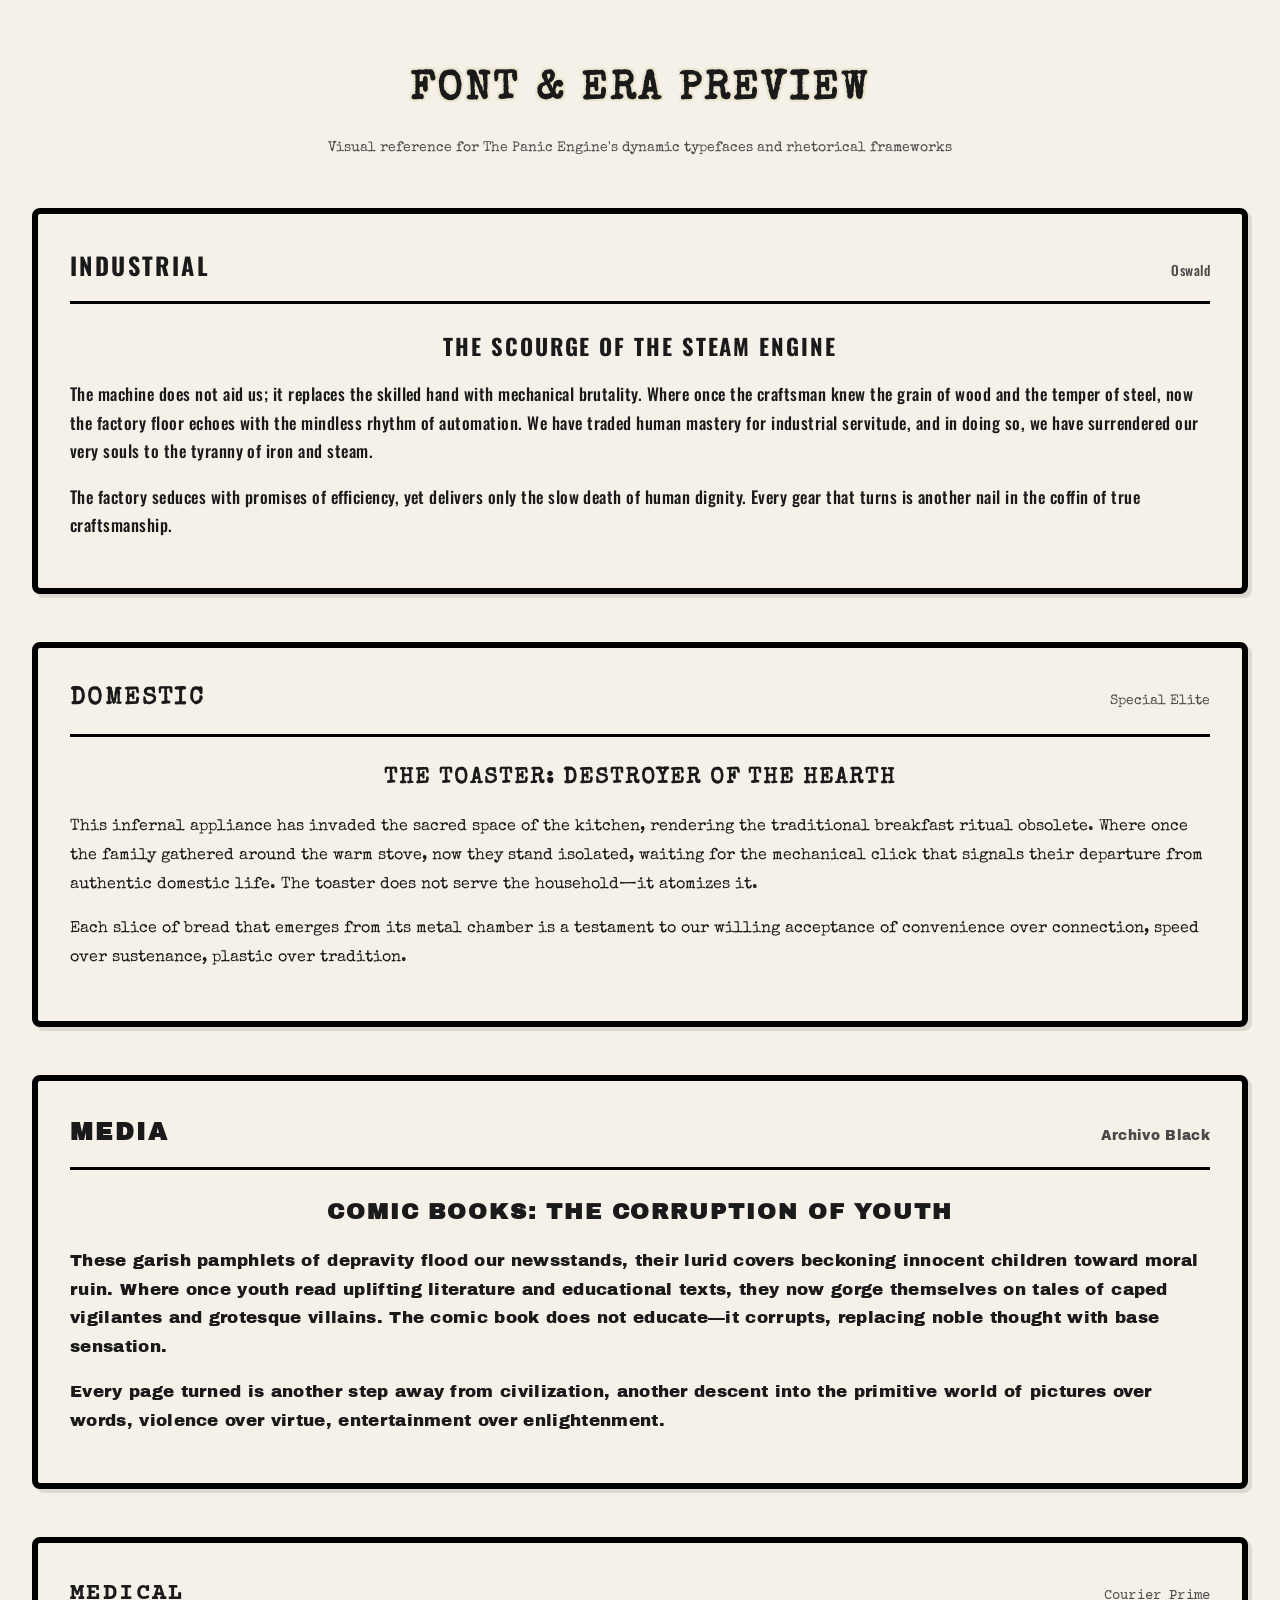
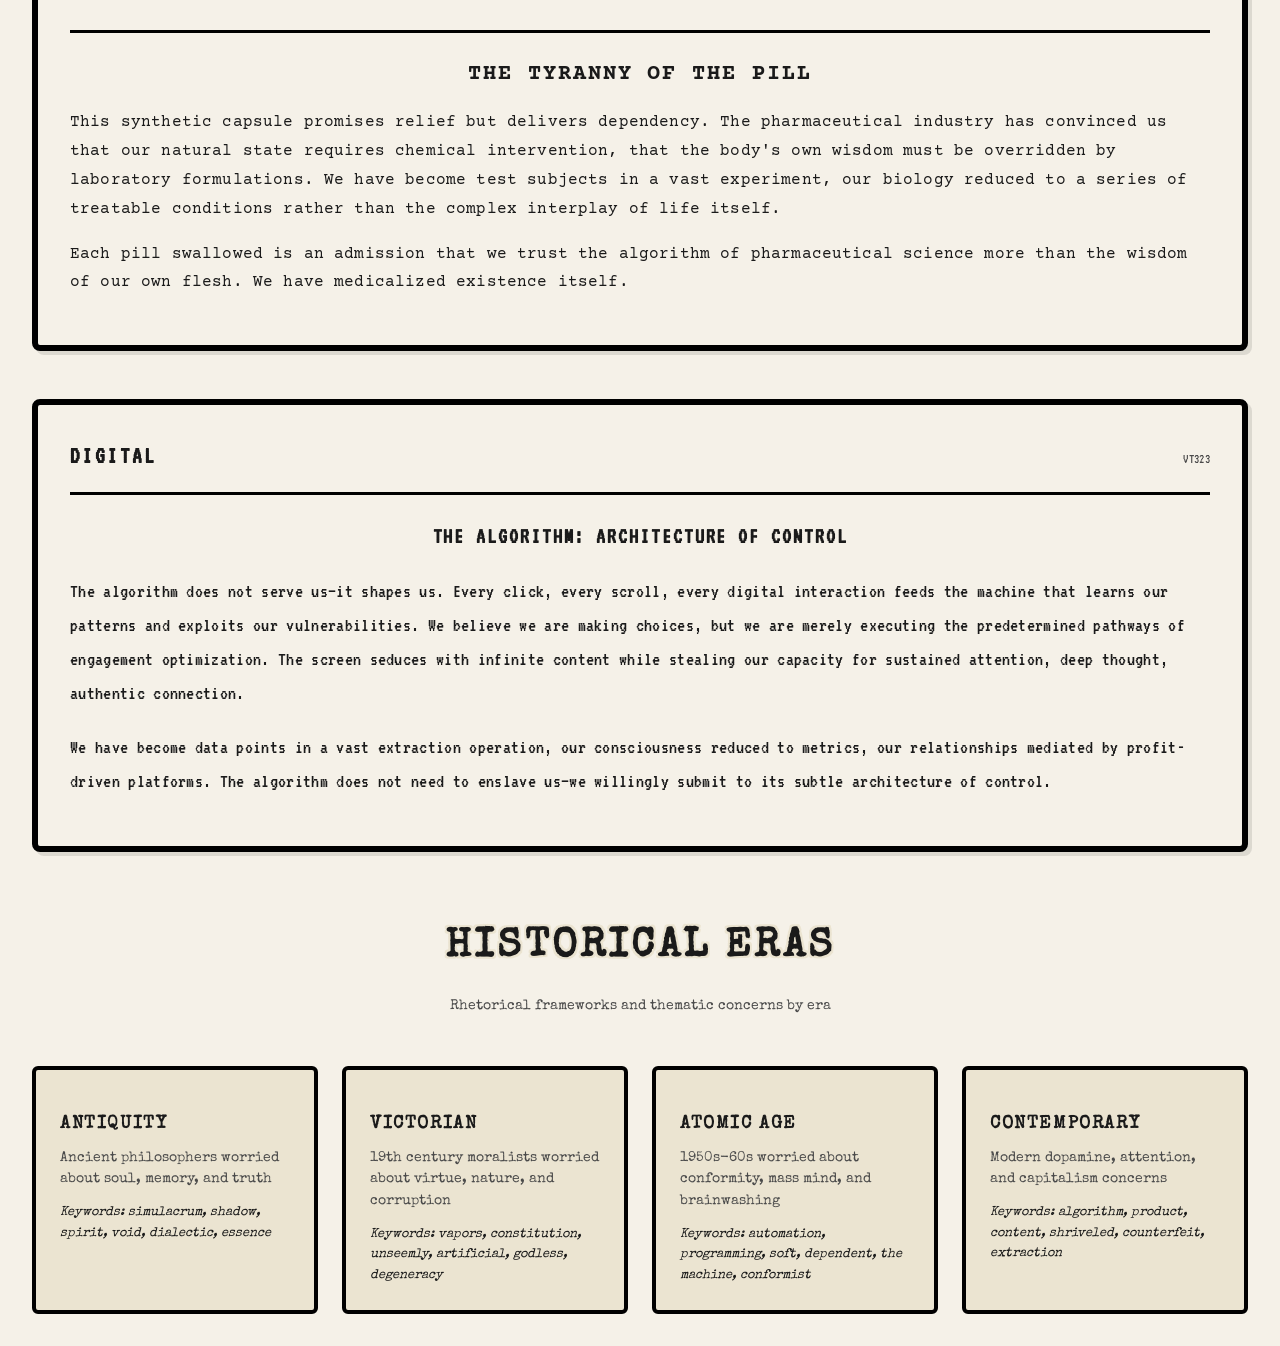
<file: font-preview.html>
<!DOCTYPE html>
<html lang="en">
<head>
    <meta charset="UTF-8">
    <meta name="viewport" content="width=device-width, initial-scale=1.0">
    <title>Font & Era Preview - The Panic Engine</title>
    <link rel="preconnect" href="https://fonts.googleapis.com">
    <link rel="preconnect" href="https://fonts.gstatic.com" crossorigin>
    <link href="https://fonts.googleapis.com/css2?family=Special+Elite&family=Oswald:wght@400;500;700&family=Archivo+Black&family=Courier+Prime:wght@400;700&family=VT323&display=swap" rel="stylesheet">
    <style>
        :root {
            --paper: #f5f1e8;
            --paper-dark: #ebe4d1;
            --ink: #1a1a1a;
            --ink-light: #4a4a4a;
            --border: #000000;
        }

        body {
            background: var(--paper);
            color: var(--ink);
            font-family: 'Special Elite', 'Courier New', monospace;
            line-height: 1.6;
            padding: 2rem;
            max-width: 1400px;
            margin: 0 auto;
        }

        h1 {
            text-align: center;
            font-size: 2.5rem;
            letter-spacing: 0.2rem;
            margin-bottom: 0.5rem;
            font-weight: 900;
            text-transform: uppercase;
            text-shadow:
                -2px -2px 0 var(--paper-dark),
                2px -2px 0 var(--paper-dark),
                -2px 2px 0 var(--paper-dark),
                2px 2px 0 var(--paper-dark);
        }

        .subtitle {
            text-align: center;
            font-size: 0.9rem;
            color: var(--ink-light);
            margin-bottom: 3rem;
        }

        .preview-section {
            margin-bottom: 3rem;
            border: 6px solid var(--border);
            border-radius: 8px;
            padding: 2rem;
            background: var(--paper);
            box-shadow: 4px 4px 0 rgba(0,0,0,0.1);
        }

        .preview-header {
            display: flex;
            justify-content: space-between;
            align-items: baseline;
            margin-bottom: 1.5rem;
            padding-bottom: 1rem;
            border-bottom: 3px solid var(--border);
        }

        .category-name {
            font-size: 1.5rem;
            font-weight: 900;
            text-transform: uppercase;
            letter-spacing: 0.15rem;
        }

        .font-name {
            font-size: 0.85rem;
            color: var(--ink-light);
        }

        .sample-title {
            font-size: 1.4rem;
            font-weight: 900;
            margin-bottom: 1rem;
            text-transform: uppercase;
            letter-spacing: 0.12rem;
            text-align: center;
        }

        .sample-text {
            font-size: 0.95rem;
            line-height: 1.8;
            margin-bottom: 1rem;
        }


        /* Font category styles */
        .font-industrial {
            font-family: 'Oswald', sans-serif;
            font-weight: 500;
            letter-spacing: 0.03rem;
        }

        .font-industrial .sample-text {
            font-size: 1.05rem;
            line-height: 1.7;
        }

        .font-domestic {
            font-family: 'Special Elite', 'Courier New', monospace;
        }

        .font-domestic .sample-text {
            font-size: 1rem;
            line-height: 1.8;
        }

        .font-media {
            font-family: 'Archivo Black', sans-serif;
            letter-spacing: 0.02rem;
        }

        .font-media .sample-text {
            font-size: 1.05rem;
            line-height: 1.7;
        }

        .font-medical {
            font-family: 'Courier Prime', 'Courier New', monospace;
            letter-spacing: 0.01rem;
        }

        .font-medical .sample-text {
            font-size: 1rem;
            line-height: 1.8;
        }

        .font-digital {
            font-family: 'VT323', monospace;
            letter-spacing: 0.02rem;
        }

        .font-digital .sample-text {
            font-size: 1.25rem;
            line-height: 1.7;
        }

        .era-grid {
            display: grid;
            grid-template-columns: repeat(auto-fit, minmax(250px, 1fr));
            gap: 1.5rem;
            margin-top: 3rem;
        }

        .era-card {
            border: 4px solid var(--border);
            border-radius: 6px;
            padding: 1.5rem;
            background: var(--paper-dark);
        }

        .era-card h3 {
            font-size: 1.1rem;
            margin-bottom: 0.5rem;
            text-transform: uppercase;
            letter-spacing: 0.1rem;
        }

        .era-card .era-description {
            font-size: 0.85rem;
            color: var(--ink-light);
            margin-bottom: 0.75rem;
        }

        .era-card .keywords {
            font-size: 0.8rem;
            font-style: italic;
        }
    </style>
</head>
<body>
    <h1>FONT & ERA PREVIEW</h1>
    <p class="subtitle">Visual reference for The Panic Engine's dynamic typefaces and rhetorical frameworks</p>

    <!-- INDUSTRIAL -->
    <div class="preview-section font-industrial">
        <div class="preview-header">
            <div class="category-name">Industrial</div>
            <div class="font-name">Oswald</div>
        </div>
        <h3 class="sample-title">The Scourge of the Steam Engine</h3>
        <p class="sample-text">
            The machine does not aid us; it replaces the skilled hand with mechanical brutality.
            Where once the craftsman knew the grain of wood and the temper of steel, now the factory floor echoes
            with the mindless rhythm of automation. We have traded human mastery for industrial
            servitude, and in doing so, we have surrendered our very souls to the tyranny of iron and steam.
        </p>
        <p class="sample-text">
            The factory seduces with promises of efficiency, yet delivers only the slow death of
            human dignity. Every gear that turns is another nail in the coffin of true craftsmanship.
        </p>
    </div>

    <!-- DOMESTIC -->
    <div class="preview-section font-domestic">
        <div class="preview-header">
            <div class="category-name">Domestic</div>
            <div class="font-name">Special Elite</div>
        </div>
        <h3 class="sample-title">The Toaster: Destroyer of the Hearth</h3>
        <p class="sample-text">
            This infernal appliance has invaded the sacred space of the kitchen, rendering the
            traditional breakfast ritual obsolete. Where once the family gathered around the warm stove, now they
            stand isolated, waiting for the mechanical click that signals their departure from
            authentic domestic life. The toaster does not serve the household—it atomizes it.
        </p>
        <p class="sample-text">
            Each slice of bread that emerges from its metal chamber is a testament to our willing acceptance of
            convenience over connection, speed over sustenance, plastic over tradition.
        </p>
    </div>

    <!-- MEDIA -->
    <div class="preview-section font-media">
        <div class="preview-header">
            <div class="category-name">Media</div>
            <div class="font-name">Archivo Black</div>
        </div>
        <h3 class="sample-title">Comic Books: The Corruption of Youth</h3>
        <p class="sample-text">
            These garish pamphlets of depravity flood our newsstands, their lurid covers beckoning
            innocent children toward moral ruin. Where once youth read uplifting literature and educational texts,
            they now gorge themselves on tales of caped vigilantes and grotesque villains. The comic book does not
            educate—it corrupts, replacing noble thought with base sensation.
        </p>
        <p class="sample-text">
            Every page turned is another step away from civilization, another descent into the primitive world of
            pictures over words, violence over virtue, entertainment over enlightenment.
        </p>
    </div>

    <!-- MEDICAL -->
    <div class="preview-section font-medical">
        <div class="preview-header">
            <div class="category-name">Medical</div>
            <div class="font-name">Courier Prime</div>
        </div>
        <h3 class="sample-title">The Tyranny of the Pill</h3>
        <p class="sample-text">
            This synthetic capsule promises relief but delivers dependency. The pharmaceutical
            industry has convinced us that our natural state requires chemical intervention, that the body's own
            wisdom must be overridden by laboratory formulations. We have become test subjects in
            a vast experiment, our biology reduced to a series of treatable conditions rather than
            the complex interplay of life itself.
        </p>
        <p class="sample-text">
            Each pill swallowed is an admission that we trust the algorithm of pharmaceutical
            science more than the wisdom of our own flesh. We have medicalized existence itself.
        </p>
    </div>

    <!-- DIGITAL -->
    <div class="preview-section font-digital">
        <div class="preview-header">
            <div class="category-name">Digital</div>
            <div class="font-name">VT323</div>
        </div>
        <h3 class="sample-title">The Algorithm: Architecture of Control</h3>
        <p class="sample-text">
            The algorithm does not serve us—it shapes us. Every click, every scroll, every digital
            interaction feeds the machine that learns our patterns and exploits our vulnerabilities. We believe we
            are making choices, but we are merely executing the predetermined pathways of engagement
            optimization. The screen seduces with infinite content while stealing our capacity for
            sustained attention, deep thought, authentic connection.
        </p>
        <p class="sample-text">
            We have become data points in a vast extraction operation, our consciousness reduced to metrics,
            our relationships mediated by profit-driven platforms. The algorithm does not need to enslave us—we
            willingly submit to its subtle architecture of control.
        </p>
    </div>

    <!-- ERA REFERENCE -->
    <h1 style="margin-top: 4rem;">HISTORICAL ERAS</h1>
    <p class="subtitle">Rhetorical frameworks and thematic concerns by era</p>

    <div class="era-grid">
        <div class="era-card">
            <h3>Antiquity</h3>
            <div class="era-description">Ancient philosophers worried about soul, memory, and truth</div>
            <div class="keywords">Keywords: simulacrum, shadow, spirit, void, dialectic, essence</div>
        </div>

        <div class="era-card">
            <h3>Victorian</h3>
            <div class="era-description">19th century moralists worried about virtue, nature, and corruption</div>
            <div class="keywords">Keywords: vapors, constitution, unseemly, artificial, godless, degeneracy</div>
        </div>

        <div class="era-card">
            <h3>Atomic Age</h3>
            <div class="era-description">1950s-60s worried about conformity, mass mind, and brainwashing</div>
            <div class="keywords">Keywords: automation, programming, soft, dependent, the machine, conformist</div>
        </div>

        <div class="era-card">
            <h3>Contemporary</h3>
            <div class="era-description">Modern dopamine, attention, and capitalism concerns</div>
            <div class="keywords">Keywords: algorithm, product, content, shriveled, counterfeit, extraction</div>
        </div>
    </div>

</body>
</html>
</file>
